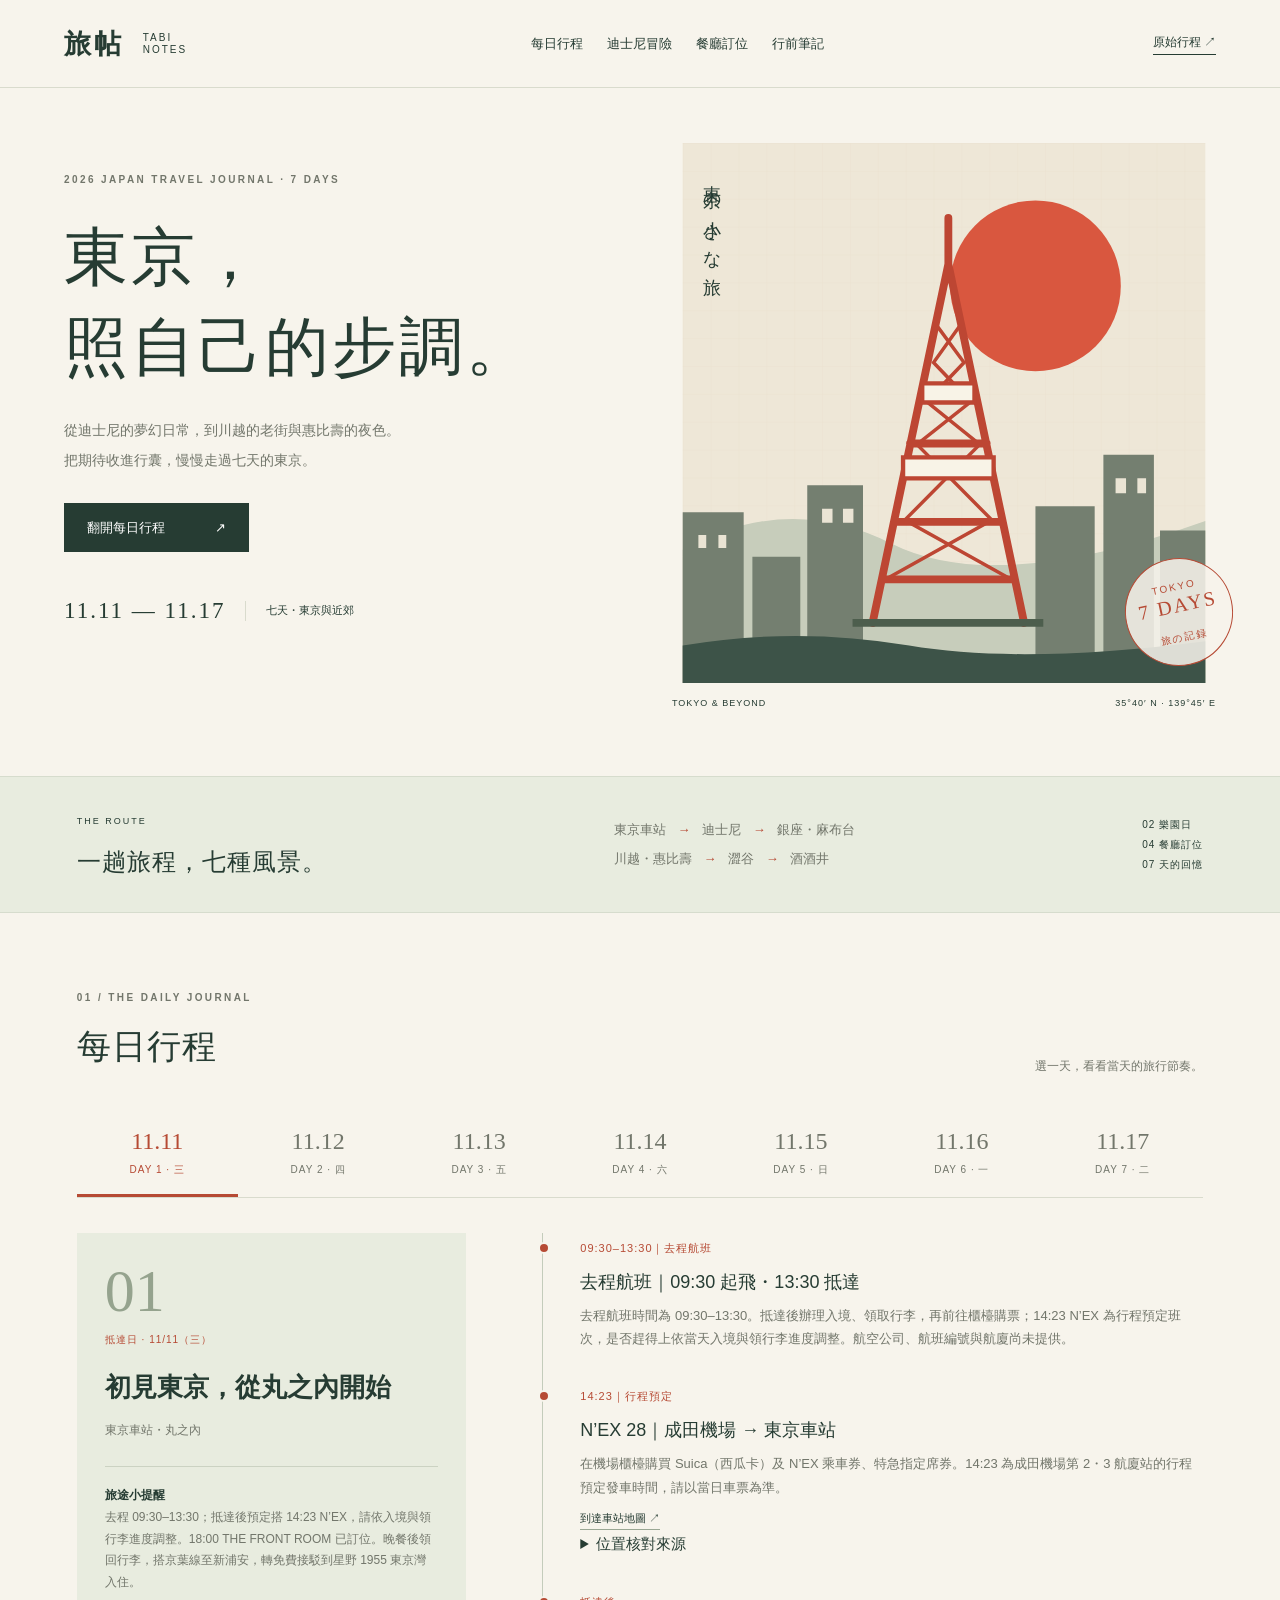
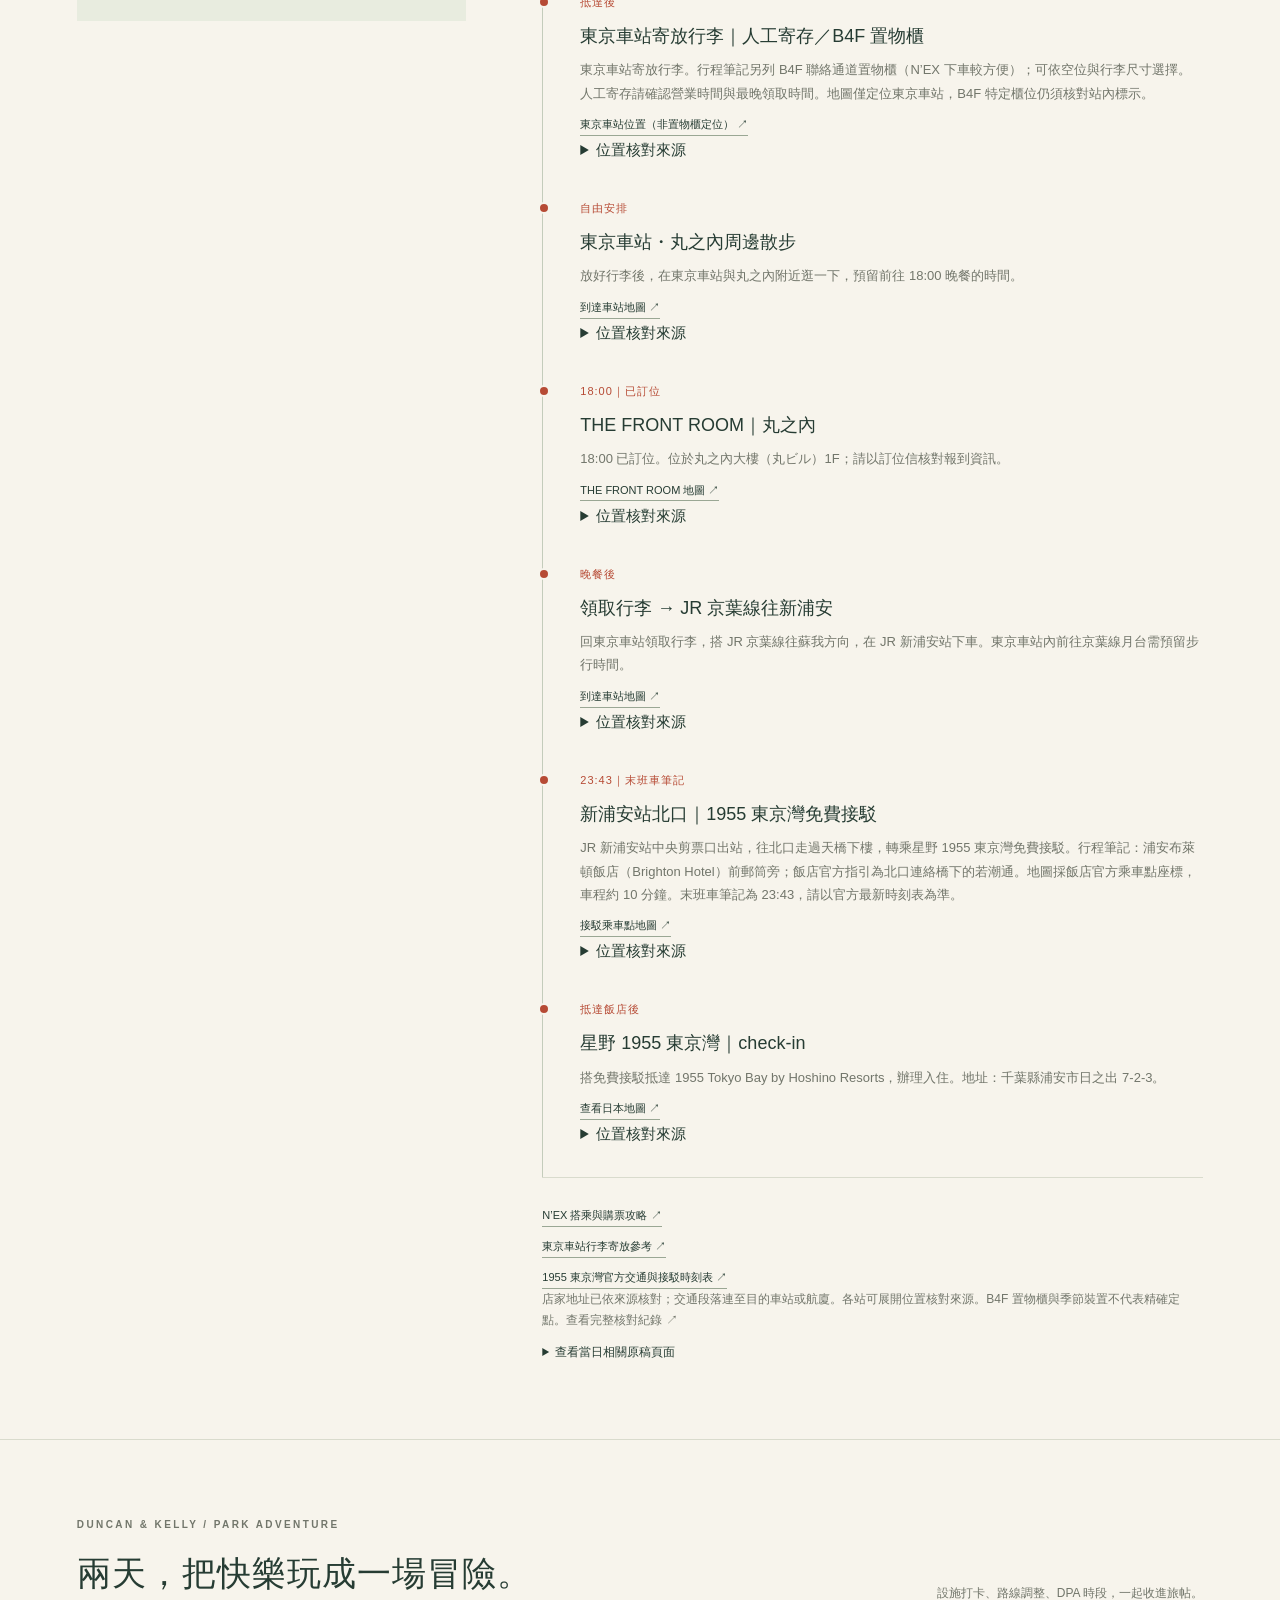
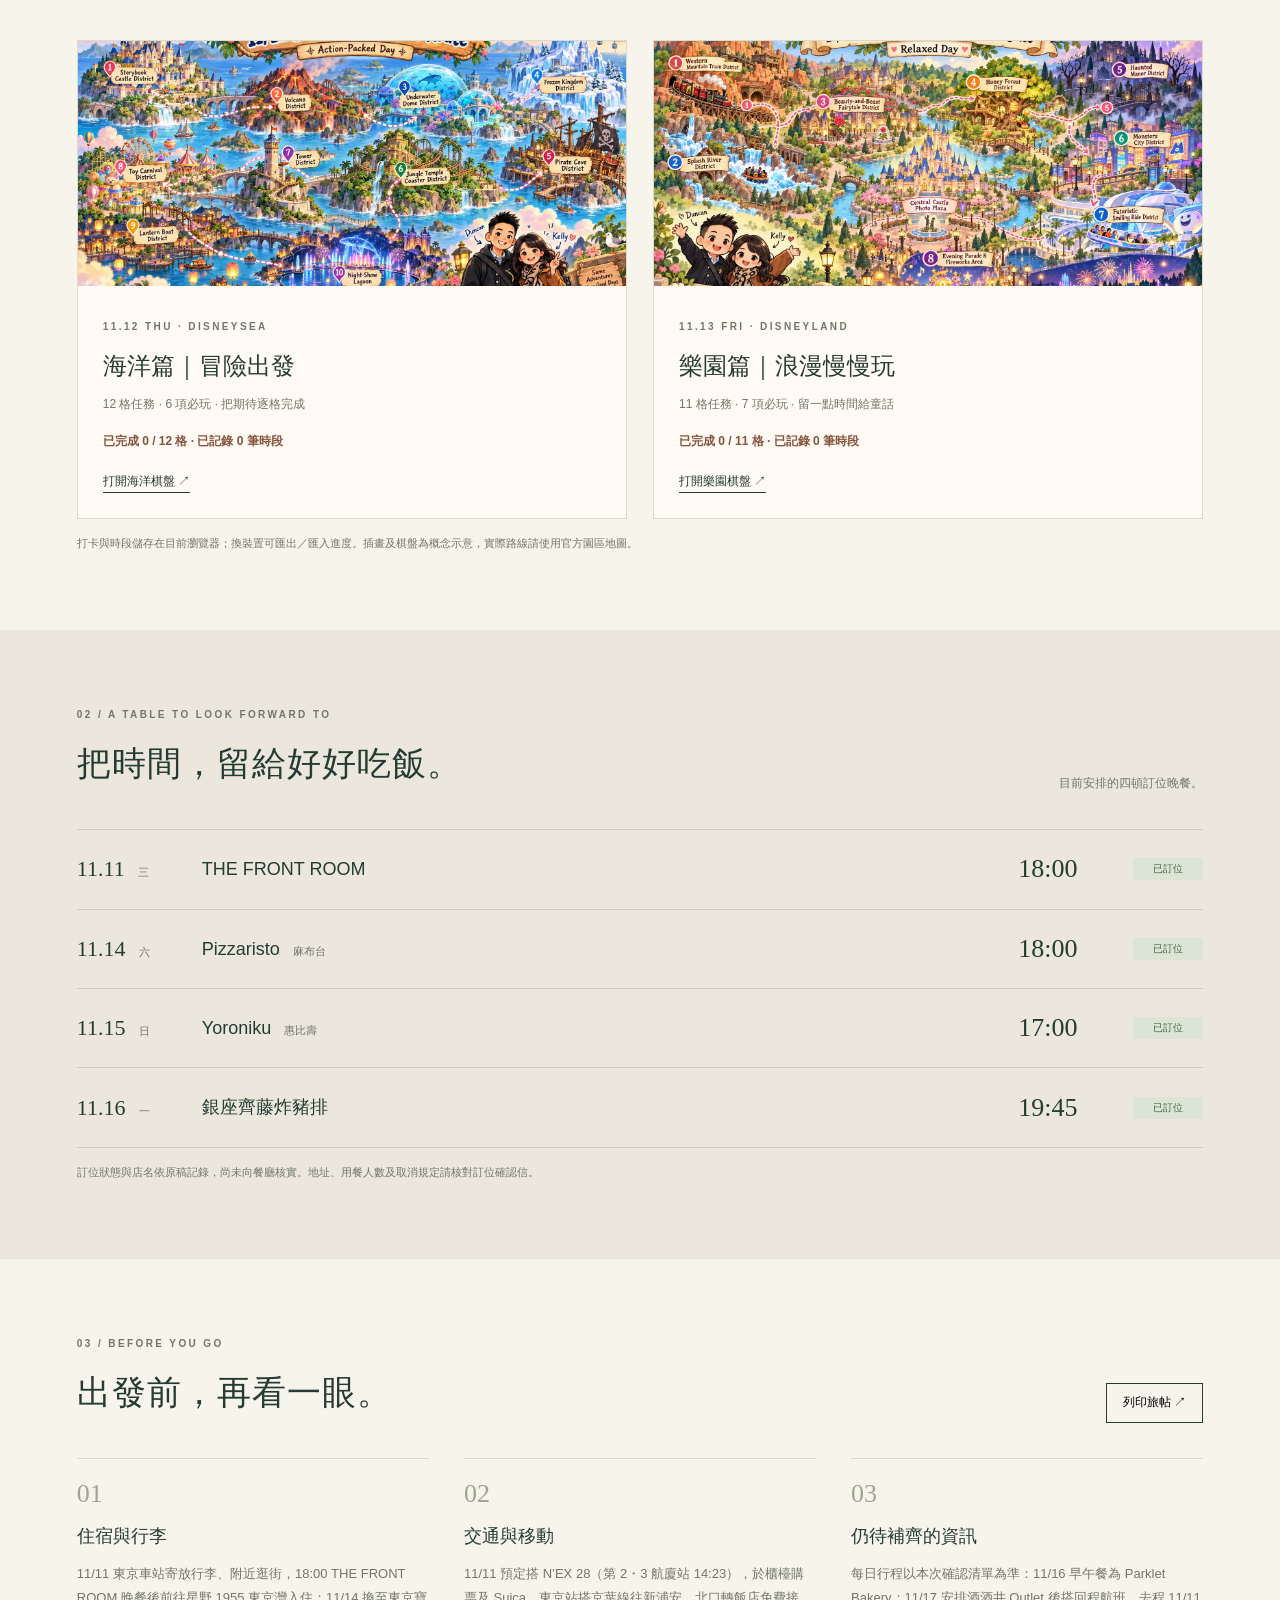
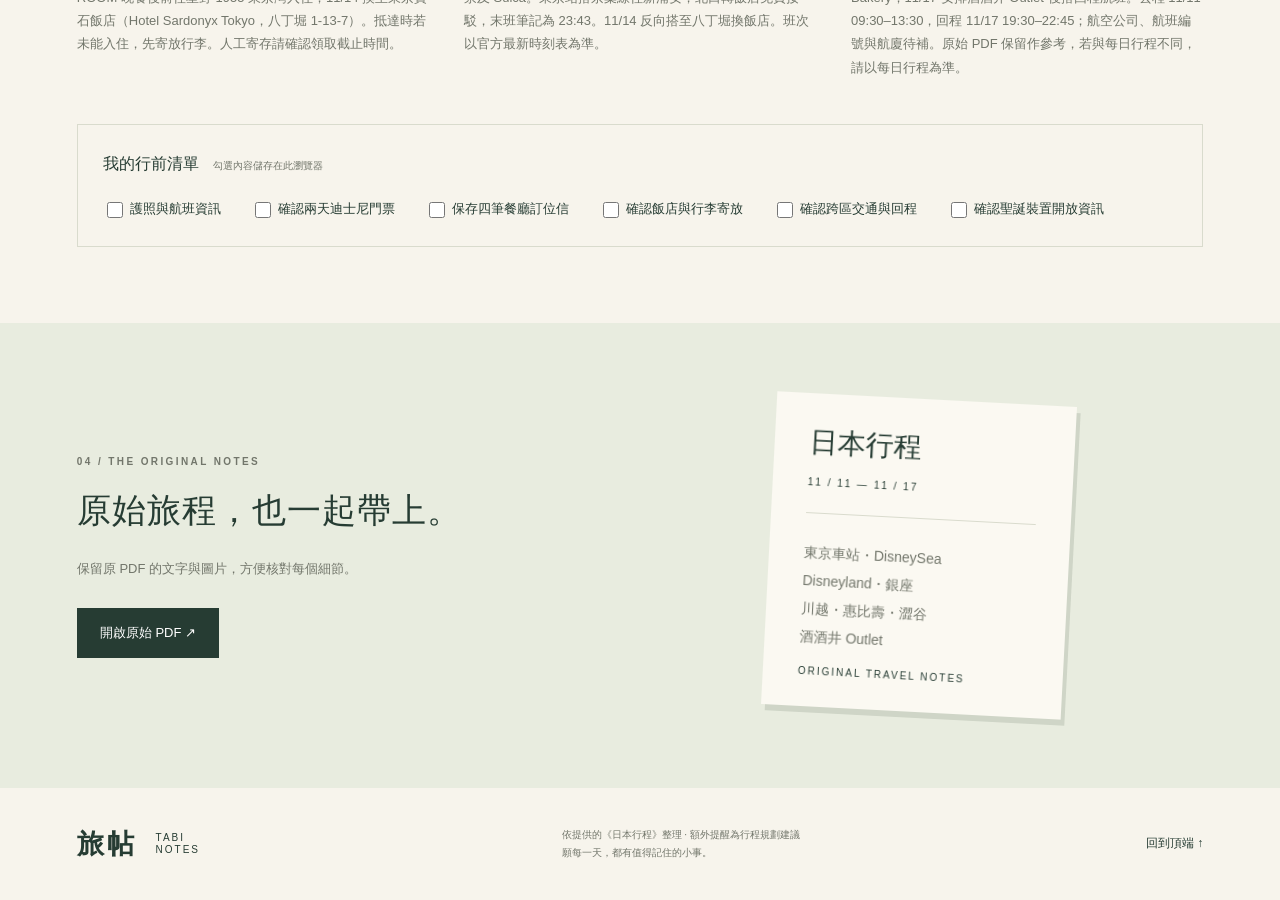
<file: jp_travel-main/tokyo-travel-website/index.html>
<!doctype html><html lang="zh-Hant"><head><meta charset="utf-8"><meta name="viewport" content="width=device-width,initial-scale=1"><meta name="description" content="11/11 至 11/17 東京七日行程：每日路線、餐廳訂位、住宿提醒及原始行程。"><title>東京七日旅帖｜Tokyo, at our own pace.</title><link rel="stylesheet" href="style.css"></head><body>
<header><a class="brand" href="#">旅帖 <small>TABI NOTES</small></a><nav><a href="#journey">每日行程</a><a href="#disney">迪士尼冒險</a><a href="#bookings">餐廳訂位</a><a href="#essentials">行前筆記</a></nav><a class="source" href="itinerary.pdf" target="_blank" rel="noopener">原始行程 ↗</a></header>
<main><section class="hero"><div class="hero-copy"><div class="eyebrow">2026 JAPAN TRAVEL JOURNAL · 7 DAYS</div><h1>東京，<br>照自己的步調。</h1><p>從迪士尼的夢幻日常，到川越的老街與惠比壽的夜色。<br>把期待收進行囊，慢慢走過七天的東京。</p><a class="button" href="#journey">翻開每日行程 <span>↗</span></a><div class="hero-meta"><b>11.11 — 11.17</b><span>七天・東京與近郊</span></div></div><div class="art"><span class="vertical">東京の小さな旅</span><svg viewBox="0 0 600 620" role="img" aria-label="東京鐵塔與城市的原創風景插畫"><defs><pattern id="grid" width="32" height="32" patternUnits="userSpaceOnUse"><path d="M32 0H0V32" fill="none" stroke="#e9dfcc" stroke-width=".6"/></pattern></defs><rect width="600" height="620" fill="#eee7d7"/><rect width="600" height="620" fill="url(#grid)"/><circle cx="405" cy="164" r="98" fill="#d9573f"/><path d="M0 467Q120 400 240 460T600 434V620H0" fill="#c7cdbb"/><g fill="#747f70"><path d="M0 424h70v196H0zM80 475h55v145H80zM143 393h64v227h-64zM405 417h68v203h-68zM483 358h58v262h-58zM548 445h52v175h-52z"/></g><g fill="#eae4d4"><path d="M18 450h9v15h-9zm23 0h9v15h-9zm119-30h12v16h-12zm24 0h12v16h-12zm313-35h12v17h-12zm25 0h10v17h-10z"/></g><g stroke="#bd4633" fill="none" stroke-linecap="round"><path d="M305 86v53m0 0L218 551m87-412 87 412M261 345h88m-106 90h124m-135 66h146" stroke-width="9"/><path d="m292 210 31 42-43 45 61 49-86 87 124 69M318 210l-30 42 43 45-62 49 86 87-124 69" stroke-width="4"/></g><path d="M275 276h60v22h-60zM253 361h104v24H253z" fill="#f8f3e7" stroke="#bd4633" stroke-width="5"/><path d="M195 551h219" stroke="#4d5e4d" stroke-width="9"/><path d="M0 577q130-22 260 0t340-5v48H0" fill="#3d5348"/></svg><span class="art-label">TOKYO & BEYOND <b>35°40′ N · 139°45′ E</b></span><div class="stamp">TOKYO<br><strong>7 DAYS</strong><br>旅の記録</div></div></section>
<section class="overview"><div><small>THE ROUTE</small><h2>一趟旅程，七種風景。</h2></div><p>東京車站 <i>→</i> 迪士尼 <i>→</i> 銀座・麻布台<br>川越・惠比壽 <i>→</i> 澀谷 <i>→</i> 酒酒井</p><span>02 樂園日<br>04 餐廳訂位<br>07 天的回憶</span></section>
<section id="journey" class="section"><div class="section-title"><div><div class="eyebrow">01 / THE DAILY JOURNAL</div><h2>每日行程</h2></div><p>選一天，看看當天的旅行節奏。</p></div><div id="tabs" class="tabs" role="tablist" aria-label="選擇行程日期"></div><div id="daily" role="tabpanel" aria-live="polite"></div></section>
<section id="disney" class="section disney-hub"><div class="section-title"><div><div class="eyebrow">DUNCAN & KELLY / PARK ADVENTURE</div><h2>兩天，把快樂玩成一場冒險。</h2></div><p>設施打卡、路線調整、DPA 時段，一起收進旅帖。</p></div><div class="park-cards"><a class="park-card" href="disney.html?park=sea"><img src="assets/disney/sea-map.webp" alt="迪士尼海洋夢幻冒險插畫" loading="lazy" width="1600" height="900"><div><span class="eyebrow">11.12 THU · DISNEYSEA</span><h3>海洋篇｜冒險出發</h3><p>12 格任務 · 6 項必玩 · 把期待逐格完成</p><p class="park-progress" data-progress="sea">尚未開始冒險</p><span class="park-enter">打開海洋棋盤 ↗</span></div></a><a class="park-card" href="disney.html?park=land"><img src="assets/disney/land-map.webp" alt="迪士尼樂園浪漫冒險插畫" loading="lazy" width="1600" height="900"><div><span class="eyebrow">11.13 FRI · DISNEYLAND</span><h3>樂園篇｜浪漫慢慢玩</h3><p>11 格任務 · 7 項必玩 · 留一點時間給童話</p><p class="park-progress" data-progress="land">尚未開始冒險</p><span class="park-enter">打開樂園棋盤 ↗</span></div></a></div><p class="caption">打卡與時段儲存在目前瀏覽器；換裝置可匯出／匯入進度。插畫及棋盤為概念示意，實際路線請使用官方園區地圖。</p></section>
<section id="bookings" class="section bookings"><div class="section-title"><div><div class="eyebrow">02 / A TABLE TO LOOK FORWARD TO</div><h2>把時間，留給好好吃飯。</h2></div><p>目前安排的四頓訂位晚餐。</p></div><div class="booking-list"><div><span>11.11 <small>三</small></span><h3>THE FRONT ROOM</h3><b>18:00</b><em>已訂位</em></div><div><span>11.14 <small>六</small></span><h3>Pizzaristo <small>麻布台</small></h3><b>18:00</b><em>已訂位</em></div><div><span>11.15 <small>日</small></span><h3>Yoroniku <small>惠比壽</small></h3><b>17:00</b><em>已訂位</em></div><div><span>11.16 <small>一</small></span><h3>銀座齊藤炸豬排</h3><b>19:45</b><em>已訂位</em></div></div><p class="caption">訂位狀態與店名依原稿記錄，尚未向餐廳核實。地址、用餐人數及取消規定請核對訂位確認信。</p></section>
<section id="essentials" class="section"><div class="section-title"><div><div class="eyebrow">03 / BEFORE YOU GO</div><h2>出發前，再看一眼。</h2></div><button id="print" class="outline">列印旅帖 ↗</button></div><div class="notes"><article><span>01</span><h3>住宿與行李</h3><p>11/11 東京車站寄放行李、附近逛街，18:00 THE FRONT ROOM 晚餐後前往星野 1955 東京灣入住；11/14 換至東京寶石飯店（Hotel Sardonyx Tokyo，八丁堀 1-13-7）。抵達時若未能入住，先寄放行李。人工寄存請確認領取截止時間。</p></article><article><span>02</span><h3>交通與移動</h3><p>11/11 預定搭 N’EX 28（第 2・3 航廈站 14:23），於櫃檯購票及 Suica。東京站搭京葉線往新浦安，北口轉飯店免費接駁，末班筆記為 23:43。11/14 反向搭至八丁堀換飯店。班次以官方最新時刻表為準。</p></article><article><span>03</span><h3>仍待補齊的資訊</h3><p>每日行程以本次確認清單為準：11/16 早午餐為 Parklet Bakery；11/17 安排酒酒井 Outlet 後搭回程航班。去程 11/11 09:30–13:30，回程 11/17 19:30–22:45；航空公司、航班編號與航廈待補。原始 PDF 保留作參考，若與每日行程不同，請以每日行程為準。</p></article></div><div class="checklist"><h3>我的行前清單 <small>勾選內容儲存在此瀏覽器</small></h3><div id="checks"></div><p id="storage-note" hidden>此瀏覽器無法儲存，勾選僅在本次開啟期間保留。</p></div></section>
<section class="document section"><div><div class="eyebrow">04 / THE ORIGINAL NOTES</div><h2>原始旅程，也一起帶上。</h2><p>保留原 PDF 的文字與圖片，方便核對每個細節。</p><a class="button" href="itinerary.pdf" target="_blank" rel="noopener">開啟原始 PDF ↗</a></div><div class="paper">日本行程<br><span>11 / 11 — 11 / 17</span><hr><p>東京車站・DisneySea<br>Disneyland・銀座<br>川越・惠比壽・澀谷<br>酒酒井 Outlet</p><small>ORIGINAL TRAVEL NOTES</small></div></section></main><footer><a class="brand" href="#">旅帖 <small>TABI NOTES</small></a><p>依提供的《日本行程》整理 · 額外提醒為行程規劃建議<br>願每一天，都有值得記住的小事。</p><a href="#">回到頂端 ↑</a></footer><script src="data.js"></script><script src="app.js"></script></body></html>
</file>
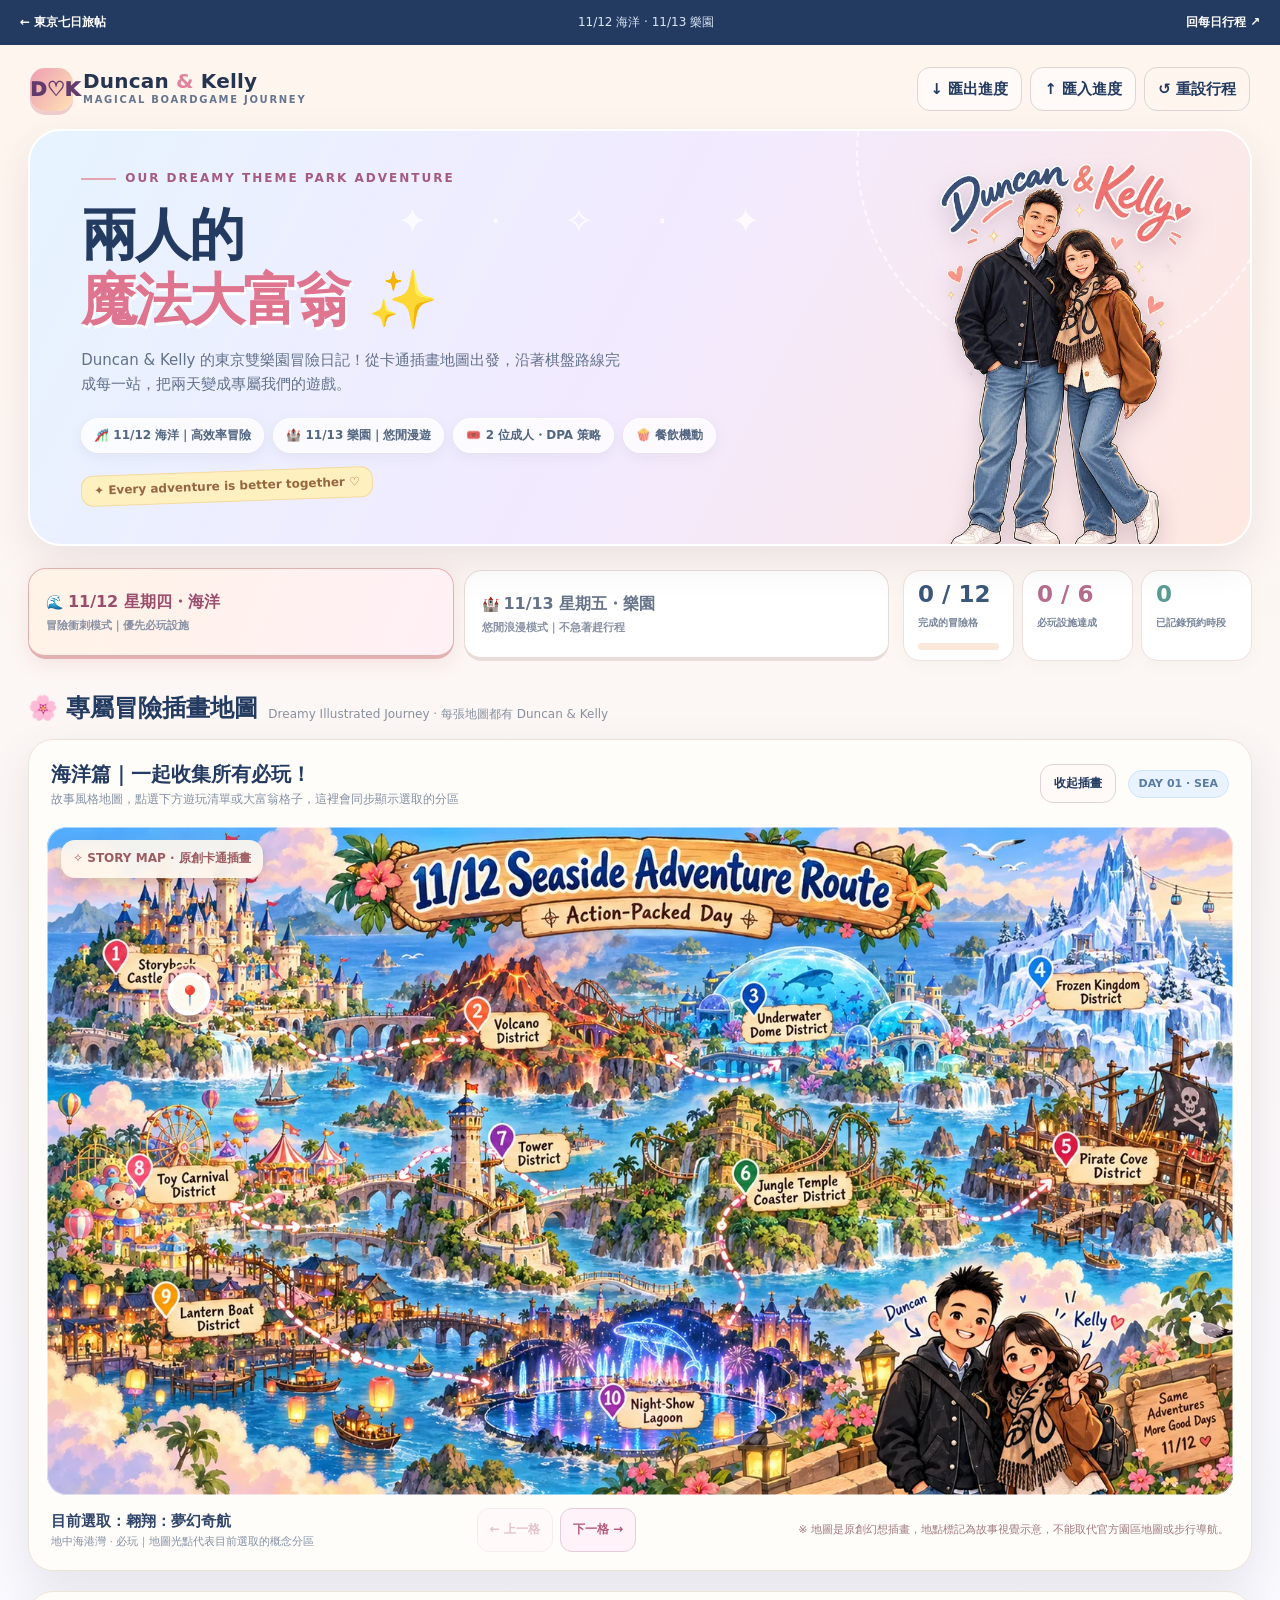
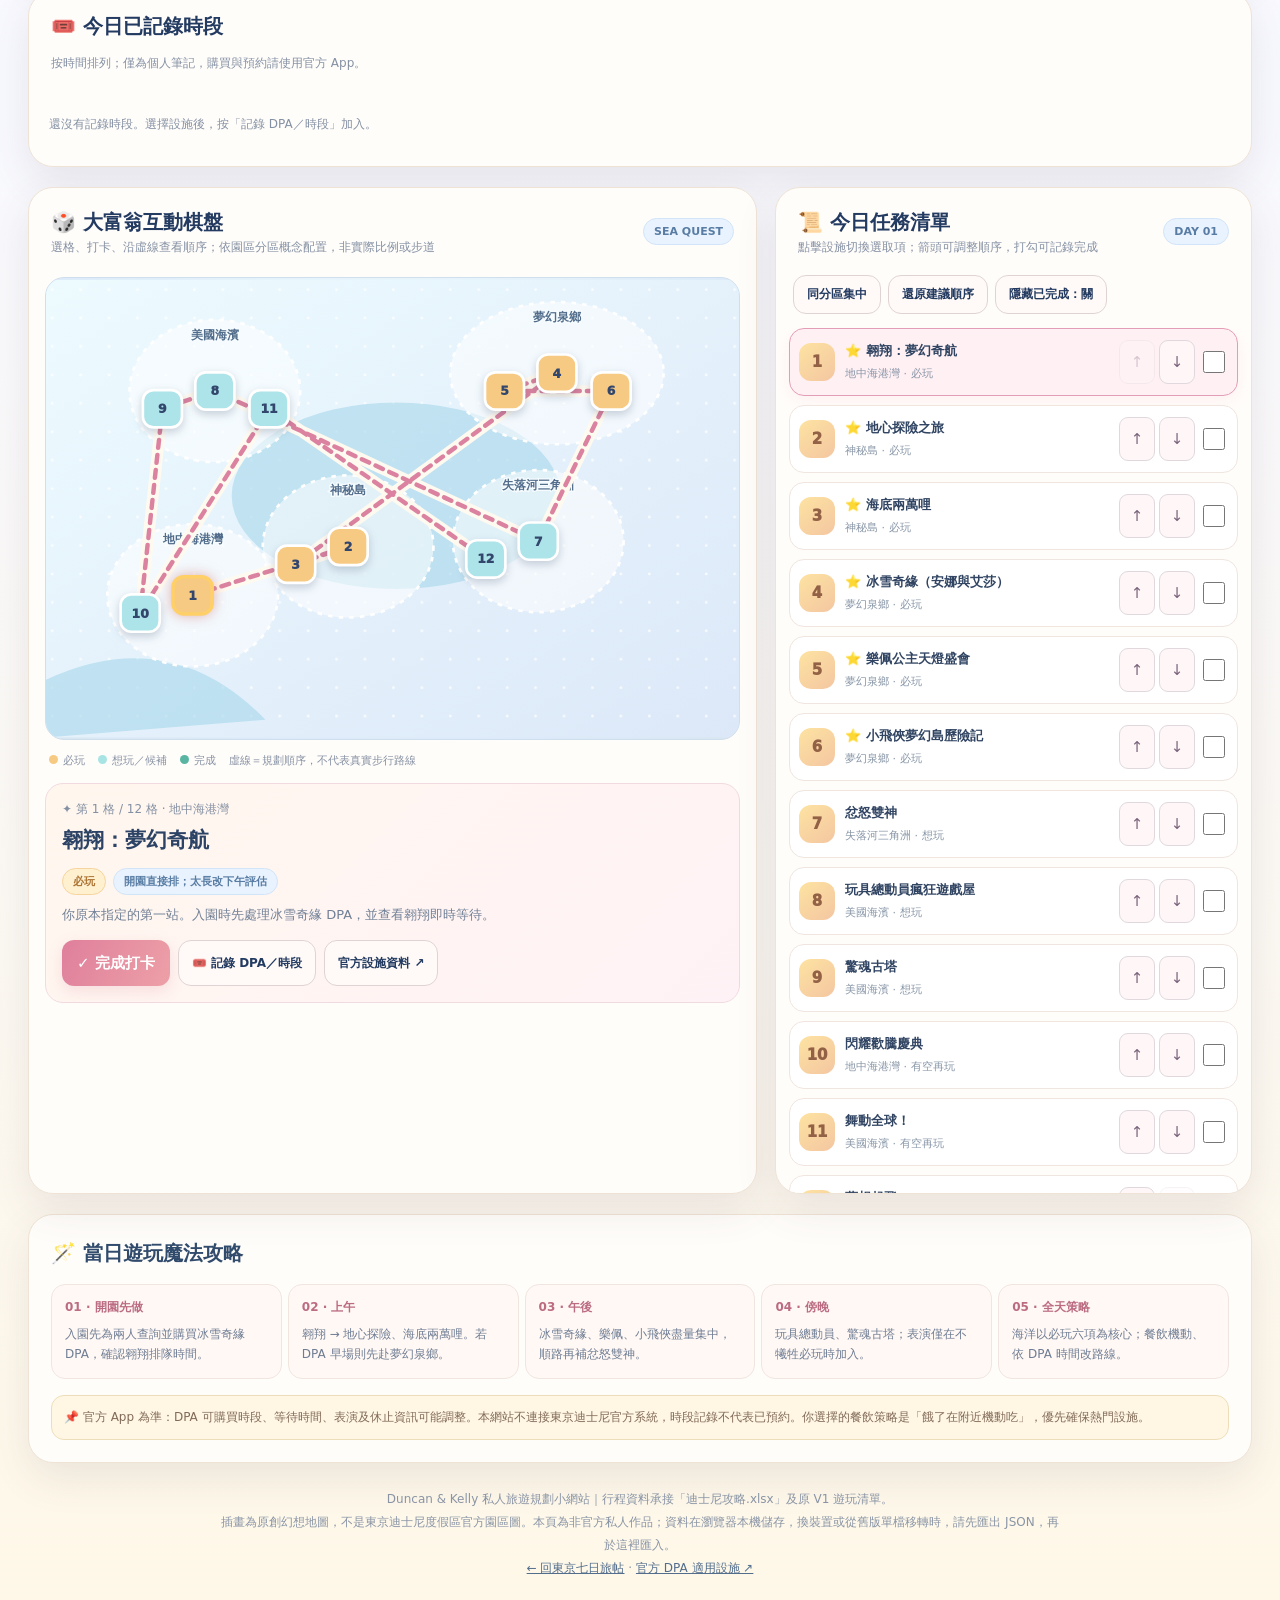
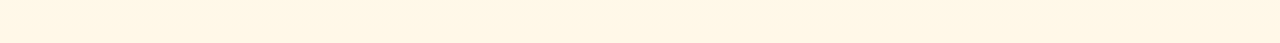
<file: jp_travel-main/tokyo-travel-website/disney.html>
<!doctype html>
<html lang="zh-Hant"><head><meta charset="utf-8"><meta name="viewport" content="width=device-width,initial-scale=1">
<meta name="theme-color" content="#fff7ec"><meta name="description" content="Duncan & Kelly 的東京迪士尼雙園大富翁攻略：故事插畫地圖、設施打卡與 DPA 時段管理。">
<title>Duncan & Kelly ✨ 魔法大富翁｜東京迪士尼雙園冒險</title>
<link rel="stylesheet" href="disney.css"></head>
<body><a class="skip" href="#boardSection">跳至互動棋盤</a><nav class="tripNav" aria-label="旅帖導覽"><a href="index.html#disney">← 東京七日旅帖</a><span>11/12 海洋 · 11/13 樂園</span><a id="backDay" href="index.html?day=1#journey">回每日行程 ↗</a></nav><main class="shell">
<header class="topbar"><a class="logo" href="#top"><div class="logoMark">D♡K</div><div><div class="logoTitle">Duncan <span style="color:#df839b">&</span> Kelly</div><div class="logoSub">MAGICAL BOARDGAME JOURNEY</div></div></a><div class="topActions"><button class="control" id="export">↓ 匯出進度</button><button class="control" id="import">↑ 匯入進度</button><input type="file" id="fileInput" accept="application/json,.json" hidden><button class="control ghost" id="reset">↺ 重設行程</button></div></header>
<section class="hero" id="top"><div class="heroContent"><div class="eyebrow"><i></i>OUR DREAMY THEME PARK ADVENTURE</div><h1 class="heroTitle">兩人的<br><em>魔法大富翁</em> ✨</h1><p class="heroText">Duncan & Kelly 的東京雙樂園冒險日記！從卡通插畫地圖出發，沿著棋盤路線完成每一站，把兩天變成專屬我們的遊戲。</p><div class="heroPills"><span class="heroPill">🎢 11/12 海洋｜高效率冒險</span><span class="heroPill">🏰 11/13 樂園｜悠閒漫遊</span><span class="heroPill">🎟️ 2 位成人・DPA 策略</span><span class="heroPill">🍿 餐飲機動</span></div><p style="margin:18px 0 0"><span class="ribbon">✦ Every adventure is better together ♡</span></p></div><img class="heroArt" id="heroArt" width="580" height="725" src="assets/disney/couple.webp" alt="根據合照創作的 Duncan 與 Kelly 可愛卡通人物，站在一起微笑"></section>
<p id="storageWarning" class="warnings" role="status" hidden>目前無法在此瀏覽器儲存進度，請用「匯出進度」保存，避免關閉後遺失。</p><section class="parkBar" aria-label="選擇遊玩日期"><div class="tabs" role="tablist" aria-label="選擇園區"><button class="tab active" data-park="sea" role="tab" id="park-sea" aria-selected="true" aria-controls="parkContent">🌊 <strong>11/12 星期四・海洋</strong><span>冒險衝刺模式｜優先必玩設施</span></button><button class="tab" data-park="land" role="tab" id="park-land" aria-selected="false" aria-controls="parkContent" tabindex="-1">🏰 <strong>11/13 星期五・樂園</strong><span>悠閒浪漫模式｜不急著趕行程</span></button></div><div class="quickStats"><div class="stat"><strong id="progressText">0 / 12</strong><span>完成的冒險格</span><div class="progressBar"><div class="progressFill" id="progressFill"></div></div></div><div class="stat"><strong id="mustText">0 / 6</strong><span>必玩設施達成</span></div><div class="stat"><strong id="dpaText">0</strong><span>已記錄預約時段</span></div></div></section>
<div id="parkContent" role="tabpanel" aria-labelledby="park-sea"><div class="sectionTitle"><h2>🌸 專屬冒險插畫地圖</h2><p>Dreamy Illustrated Journey · 每張地圖都有 Duncan & Kelly</p></div>
<section class="card mapArtCard"><div class="cardHead"><div><h2 id="posterTitle">海洋篇｜冒險出發！</h2><div class="small">故事風格地圖，點選下方遊玩清單或大富翁格子，這裡會同步顯示選取的分區</div></div><button class="outline posterToggle" id="posterToggle" aria-expanded="true" aria-controls="posterCanvas">收起插畫</button><span class="tag" id="posterMode">DAY 01 · SEA</span></div>
<div class="artCanvas" id="posterCanvas"><img id="posterImage" width="1600" height="900" decoding="async" src="assets/disney/sea-map.webp" alt="海洋冒險的夢幻卡通園區插畫地圖；僅供故事視覺展示，非官方比例地圖"><button id="activeBeacon" class="activeBeacon" style="left:36%;top:24%" aria-label="目前選擇的遊玩分區" title="目前選擇的遊玩分區">📍</button><div class="mapBadge">✧ STORY MAP · 原創卡通插畫</div></div>
<div class="mapCaption"><div><strong id="posterCurrent">目前選取：翱翔：夢幻奇航</strong><small id="posterZone">地中海港灣｜點地圖光點可前往大富翁棋盤</small></div><div class="captionNav"><button class="miniBtn" id="prevStop">← 上一格</button><button class="miniBtn" id="nextStop">下一格 →</button></div><div class="captionHelp">※ 地圖是原創幻想插畫，地點標記為故事視覺示意，不能取代官方園區地圖或步行導航。</div></div></section>
<section class="card reservationPanel" aria-labelledby="reservationTitle"><div class="cardHead"><div><h2 id="reservationTitle">🎟️ 今日已記錄時段</h2><p class="small">按時間排列；僅為個人筆記，購買與預約請使用官方 App。</p></div></div><div id="reservations" class="reservationList"></div></section><section class="layout"><section class="card boardPanel" id="boardSection"><div class="cardHead"><div><h2>🎲 大富翁互動棋盤</h2><div class="small">選格、打卡、沿虛線查看順序；依園區分區概念配置，非實際比例或步道</div></div><span class="tag" id="mapMode">SEA QUEST</span></div><div class="mapWrap"><svg id="map" class="map" viewBox="0 0 780 515" role="group" aria-label="可點擊的遊玩設施大富翁棋盤與路線"></svg><div class="mapLegend"><span><i class="dot" style="background:#f7ca84"></i>必玩</span><span><i class="dot" style="background:#a9e4e4"></i>想玩／候補</span><span><i class="dot" style="background:#59b5a2"></i>完成</span><span>虛線＝規劃順序，不代表真實步行路線</span></div></div><div class="focus" id="focus"></div></section>
<section class="card listPanel"><div class="cardHead"><div><h2>📜 今日任務清單</h2><div class="small">點擊設施切換選取項；箭頭可調整順序，打勾可記錄完成</div></div><span class="tag" id="dayLabel">DAY 01</span></div><div class="toolbar"><button class="outline" id="sortZone">同分區集中</button><button class="outline" id="sortOriginal">還原建議順序</button><button class="outline" id="hideCompleted">隱藏已完成：關</button></div><div class="checklist" id="list"></div></section></section>
<section class="card summary"><h2>🪄 當日遊玩魔法攻略</h2><div class="timeline" id="strategy"></div><div class="tip">📌 官方 App 為準：DPA 可購買時段、等待時間、表演及休止資訊可能調整。本網站不連接東京迪士尼官方系統，時段記錄不代表已預約。你選擇的餐飲策略是「餓了在附近機動吃」，優先確保熱門設施。</div></section>
</div><div class="footer">Duncan & Kelly 私人旅遊規劃小網站｜行程資料承接「迪士尼攻略.xlsx」及原 V1 遊玩清單。<br>插畫為原創幻想地圖，不是東京迪士尼度假區官方園區圖。本頁為非官方私人作品；資料在瀏覽器本機儲存，換裝置或從舊版單檔移轉時，請先匯出 JSON，再於這裡匯入。<br><a href="index.html#disney">← 回東京七日旅帖</a> · <a href="https://www.tokyodisneyresort.jp/tdr/guide/app_service/disneypremieraccess.html" target="_blank" rel="noopener">官方 DPA 適用設施 ↗</a></div>
</main><div class="modal" id="modal" aria-hidden="true" role="dialog" aria-modal="true" aria-labelledby="modalTitle" inert><form class="dialog" id="dpaForm"><h3 id="modalTitle">🎟️ 記錄 DPA／預約時段</h3><p class="small" id="modalName"></p><p id="formError" class="formError" role="alert" hidden></p><label class="field">入場時段開始<input id="dpaStart" type="time" required></label><label class="field">入場時段結束<input id="dpaEnd" type="time" required></label><label class="field">通行方式<select id="passType"><option value="DPA">DPA 付費快速通關</option><option value="PP">Priority Pass／免費優先入場</option><option value="Entry">報名體驗／表演預約</option><option value="Standby">一般排隊</option></select></label><div class="dialogActions"><button type="button" class="outline" id="removeDpa">清除時段</button><button type="button" class="outline" id="closeModal">取消</button><button class="primary" type="submit">保存記錄</button></div></form></div><div class="toast" id="toast" role="status" aria-live="polite"></div>
<script src="disney.js"></script></body></html>
</file>
<file: jp_travel-main/tokyo-travel-website/style.css>
:root{--paper:#f7f4ec;--ink:#263c33;--muted:#72766b;--red:#b64a34;--line:#d9dbcd}*{box-sizing:border-box}html{scroll-behavior:smooth;scroll-padding-top:90px}body{margin:0;background:var(--paper);color:var(--ink);font:15px/1.8 -apple-system,BlinkMacSystemFont,'PingFang TC','Microsoft JhengHei',sans-serif}a{color:inherit;text-decoration:none}button{font:inherit;cursor:pointer}header{height:88px;display:flex;align-items:center;justify-content:space-between;border-bottom:1px solid var(--line);padding:0 5vw}.brand{font:600 27px Georgia,serif;letter-spacing:3px}.brand small{display:inline-block;font:10px/1.2 sans-serif;letter-spacing:2px;margin-left:9px;max-width:60px}nav{display:flex;gap:34px;font-size:13px}.source{font-size:12px;border-bottom:1px solid}.hero{max-width:1440px;margin:auto;display:grid;grid-template-columns:1fr 1fr;padding:55px 5vw 65px;gap:5vw}.hero-copy{padding:28px 0}.eyebrow{font-size:10px;letter-spacing:2.4px;font-weight:600;color:var(--muted)}h1,h2,h3,p{margin:0}h1{font-family:'Songti TC','Noto Serif TC',serif;font-size:clamp(44px,5vw,76px);line-height:1.4;font-weight:500;letter-spacing:3px;margin:24px 0}p{color:var(--muted)}.hero p{font-size:14px;line-height:2.1}.button{display:inline-flex;gap:50px;align-items:center;background:var(--ink);color:#fff;padding:13px 23px;font-size:13px;margin-top:28px}.button:hover{background:var(--red)}.hero-meta{display:flex;align-items:center;gap:20px;margin-top:46px}.hero-meta b{font:23px Georgia,serif;letter-spacing:2px}.hero-meta span{font-size:11px;border-left:1px solid var(--line);padding-left:20px}.art{position:relative;align-self:center;max-width:600px}.art svg{display:block;width:100%;max-height:540px}.vertical{position:absolute;top:28px;left:28px;writing-mode:vertical-rl;letter-spacing:5px;font:18px 'Songti TC',serif}.art-label{display:flex;justify-content:space-between;font-size:9px;letter-spacing:1px;margin-top:12px}.art-label b{font-weight:400}.stamp{position:absolute;bottom:45px;right:-17px;width:108px;height:108px;border:1px solid var(--red);border-radius:50%;color:var(--red);display:flex;flex-direction:column;justify-content:center;align-items:center;line-height:1.4;transform:rotate(-12deg);background:#f7f4ecdc;font-size:10px;letter-spacing:2px}.stamp strong{font:20px Georgia}.overview{background:#e8ecdf;border-top:1px solid #d6dccd;border-bottom:1px solid #d6dccd;padding:28px 6vw;display:flex;align-items:center;justify-content:space-between;gap:30px}.overview small{letter-spacing:2px;font-size:9px}.overview h2{font-family:'Songti TC',serif;font-size:24px;font-weight:500}.overview p{font-size:13px;line-height:2.2}.overview i{font-style:normal;color:var(--red);margin:0 8px}.overview>span{font-size:10px;line-height:2;letter-spacing:1px}.section{padding:76px 6vw;max-width:1440px;margin:auto}.section-title{display:flex;align-items:flex-end;justify-content:space-between;gap:20px;margin-bottom:35px}h2{font-family:'Songti TC',serif;font-size:34px;font-weight:500;letter-spacing:1px;margin-top:9px}.section-title>p{font-size:12px}.tabs{display:grid;grid-template-columns:repeat(7,1fr);border-bottom:1px solid var(--line);margin-bottom:35px}.tabs button{background:none;border:0;border-bottom:3px solid transparent;padding:15px 6px;color:var(--muted);text-align:center}.tabs button.active{color:var(--red);border-color:var(--red)}.tabs b{display:block;font:24px Georgia}.tabs small{display:block;font-size:10px;letter-spacing:1px;margin-top:6px}.day-layout{display:grid;grid-template-columns:1fr 1.7fr;gap:6vw}.day-heading{background:#e8ecdf;padding:28px;align-self:start;position:sticky;top:20px}.day-heading .num{font:60px/1 Georgia;color:#95a38e}.day-heading h3{font-family:'Songti TC',serif;font-size:26px;line-height:1.55;margin:19px 0 12px}.day-heading p{font-size:12px}.tag{font-size:10px;letter-spacing:1px;color:var(--red);display:block;margin-top:10px}.day-note{margin-top:25px;padding-top:18px;border-top:1px solid #cbd2c2;font-size:12px}.timeline{padding:0 0 0 22px;border-left:1px solid #c4ccbb}.stop{position:relative;padding:0 0 30px 15px}.stop:before{content:'';position:absolute;left:-27px;top:9px;width:8px;height:8px;border-radius:50%;background:var(--red);border:2px solid var(--paper)}.time{font-size:11px;color:var(--red);letter-spacing:1px}.stop h4{font-size:18px;font-weight:500;margin:6px 0}.stop p{font-size:13px}.map{display:inline-block;font-size:11px;margin-top:10px;border-bottom:1px solid #9aa794}.ref{border-top:1px solid var(--line);padding-top:18px;font-size:12px}.ref details{margin-top:10px}.ref img{width:100%;display:block;margin-top:12px;border:1px solid var(--line)}.bookings{background:#ebe7dc;max-width:none}.booking-list>div{display:grid;grid-template-columns:110px 1fr 100px 70px;align-items:center;gap:15px;padding:23px 0;border-top:1px solid #cdcfc2}.booking-list>div:last-child{border-bottom:1px solid #cdcfc2}.booking-list span{font:22px Georgia}.booking-list small{font:11px sans-serif;color:var(--muted);margin-left:8px}.booking-list h3{font-size:18px;font-weight:500}.booking-list b{font:26px Georgia}.booking-list em{font-style:normal;font-size:10px;background:#dce5d5;color:#47613f;text-align:center;padding:2px 7px}.caption{font-size:11px;margin-top:15px}.outline{border:1px solid var(--ink);background:none;padding:8px 16px;font-size:12px}.notes{display:grid;grid-template-columns:repeat(3,1fr);gap:35px}.notes article{border-top:1px solid var(--line);padding-top:20px}.notes article>span{font:26px Georgia;color:#9ca58f}.notes h3{font-size:18px;font-weight:500;margin:10px 0}.notes p{font-size:13px}.checklist{margin-top:45px;border:1px solid var(--line);padding:25px}.checklist h3{font-size:16px;font-weight:500}.checklist small{font-size:10px;color:var(--muted);margin-left:10px}#checks{display:flex;flex-wrap:wrap;gap:16px 30px;margin-top:18px}#checks label{font-size:13px;cursor:pointer}input{accent-color:var(--ink);width:16px;height:16px;vertical-align:middle;margin-right:7px}.document{background:#e8ecdf;display:grid;grid-template-columns:1.5fr 1fr;gap:40px;align-items:center}.document p{font-size:13px;margin-top:16px}.paper{background:#fbf9f2;box-shadow:4px 6px 0 #cfd5c7;transform:rotate(3deg);max-width:300px;padding:30px 35px;font:28px 'Songti TC',serif}.paper>span,.paper small{font:10px sans-serif;letter-spacing:2px;display:block;margin-top:15px}.paper p{line-height:2;font:14px/2 sans-serif}.paper hr{border:0;border-top:1px solid var(--line);margin:25px 0}footer{padding:38px 6vw;display:flex;align-items:center;justify-content:space-between;gap:25px}footer p{font-size:10px}footer>a:last-child{font-size:12px}a:focus-visible,button:focus-visible,input:focus-visible{outline:3px solid #d28e61;outline-offset:4px}@media(max-width:760px){header{padding:0 6vw;height:75px}nav{gap:16px;font-size:11px}.source{display:none}.brand{font-size:23px}.brand small{display:none}.hero{grid-template-columns:1fr;padding-top:25px}.hero-copy{padding-top:12px}h1{font-size:48px}.hero-meta{margin-top:28px}.art{width:100%;padding-right:12px}.art svg{max-height:400px}.overview{flex-direction:column;align-items:flex-start;gap:15px}.overview>span{display:none}.section{padding:48px 6vw}.section-title{align-items:flex-start;flex-direction:column;gap:12px}h2{font-size:28px}.tabs b{font-size:18px}.tabs small{font-size:9px}.tabs button{padding:10px 0}.day-layout{grid-template-columns:1fr;gap:30px}.day-heading{position:static}.day-heading .num{font-size:40px}.day-heading h3{font-size:24px}.booking-list>div{grid-template-columns:65px 1fr 65px;gap:10px}.booking-list em{grid-column:2;width:65px}.booking-list h3{font-size:14px}.booking-list h3 small{display:block;margin:0}.booking-list span{font-size:19px}.booking-list b{font-size:23px}.notes{grid-template-columns:1fr;gap:25px}.checklist small{display:block;margin:6px 0}#checks{display:grid;gap:14px}.document{grid-template-columns:1fr}.paper{margin:10px auto;width:90%}footer{flex-direction:column;align-items:flex-start}.hero p br{display:none}}@media print{header,nav,.tabs,.art,.button,#print,.map,footer,.checklist{display:none}body{background:white}.hero{display:block;padding:20px}.section{padding:20px}.day-layout{display:block;break-inside:avoid}.day-heading{position:static}.print-day{margin-bottom:35px}.notes{display:block}.document{display:none}h1{font-size:30px}.overview{padding:20px}}

.disney-hub{border-top:1px solid var(--line)}.park-cards{display:grid;grid-template-columns:1fr 1fr;gap:26px}.park-card{display:block;background:#fffaf3;border:1px solid #d9dbcd;overflow:hidden;transition:box-shadow .2s,transform .2s}.park-card:hover{transform:translateY(-3px);box-shadow:0 12px 30px #263c3314}.park-card img{width:100%;height:245px;object-fit:cover;display:block}.park-card>div{padding:25px}.park-card h3{font:24px/1.5 'Songti TC',serif;margin:10px 0}.park-card p{font-size:12px}.park-progress{margin-top:16px;color:#85533e;font-weight:600}.park-enter{display:inline-block;font-size:12px;border-bottom:1px solid var(--ink);margin-top:18px}.day-park{padding:23px;background:#f3e8df;border:1px solid #e0cec0;margin-bottom:30px}.day-park h4{font-size:20px;font-weight:500;margin:10px 0}.day-park p{font-size:12px}.day-park .button{margin-top:15px;gap:15px}nav{gap:24px}
@media(max-width:760px){nav{gap:11px;font-size:10px}.park-cards{grid-template-columns:1fr}.park-card img{height:210px}.park-card>div{padding:20px}.park-card h3{font-size:22px}.day-park{padding:19px}}
@media print{.disney-hub,.day-park{display:none!important}}
</file>
<file: jp_travel-main/tokyo-travel-website/disney.css>
:root{--navy:#233a61;--deep:#1b2d4c;--ink:#253550;--muted:#64758f;--rose:#e67990;--pink:#ffe5ea;--cream:#fff9ef;--gold:#f7c96c;--mint:#65bbaa;--blue:#70a5d8;--line:#e9decb;--shadow:0 15px 42px rgba(82,64,78,.11)}
*{box-sizing:border-box}html{scroll-behavior:smooth}body{margin:0;background:linear-gradient(180deg,#fff5ed 0,#f8f9ff 52%,#fff8e8 100%);color:var(--ink);font:15px/1.6 ui-sans-serif,system-ui,-apple-system,"Noto Sans TC","PingFang TC",sans-serif}button,input,select{font:inherit}button{cursor:pointer}button:focus-visible,input:focus-visible,select:focus-visible,.marker:focus-visible{outline:3px solid #e9949f;outline-offset:3px}button:disabled{opacity:.35;cursor:default}a{color:inherit}.shell{width:min(1460px,100%);padding:0 28px 64px;margin:auto}.topbar{display:flex;gap:14px;align-items:center;justify-content:space-between;padding:22px 2px 18px}.logo{display:flex;gap:10px;align-items:center;text-decoration:none}.logoMark{display:grid;place-items:center;width:43px;height:43px;border-radius:15px;background:linear-gradient(125deg,#ed9eb2,#ffe2b5);font-weight:1000;font-size:20px;color:#623b6d;box-shadow:0 4px 0 #efcccd}.logoTitle{font-size:20px;font-weight:900;line-height:1.05;letter-spacing:.2px}.logoSub{font-size:10px;color:var(--muted);font-weight:750;letter-spacing:1.7px}.topActions{display:flex;gap:8px;flex-wrap:wrap;justify-content:flex-end}.control,.outline{border:1px solid #dfd4d3;border-radius:13px;background:#fffaf7;color:var(--navy);padding:9px 13px;font-weight:750;transition:transform .15s,background .15s,box-shadow .15s}.control:hover,.outline:hover{background:#fff1e1;box-shadow:0 3px 11px #ad7f7a23;transform:translateY(-1px)}.ghost{background:transparent}.hero{position:relative;min-height:340px;display:grid;grid-template-columns:1fr minmax(200px,390px);align-items:center;isolation:isolate;overflow:hidden;border-radius:33px;background:linear-gradient(117deg,#e6f3ff 0%,#f2eaff 50%,#ffe8e0 100%);border:2px solid #fff;box-shadow:var(--shadow)}.hero:before{content:"";position:absolute;width:420px;height:420px;border:2px dashed #ffffffa8;border-radius:50%;right:-30px;top:-190px;transform:rotate(20deg);z-index:-1}.hero:after{content:"✦  ·  ✧  ·  ✦";position:absolute;top:15%;right:38%;color:#fff;font-size:35px;letter-spacing:26px;opacity:.8;pointer-events:none}.heroContent{padding:38px 18px 42px clamp(24px,4vw,65px);max-width:795px;z-index:1}.eyebrow{font-size:12px;font-weight:900;letter-spacing:2px;color:#a55a80;display:flex;align-items:center;gap:9px}.eyebrow i{width:35px;height:2px;background:#e3a3b0}.heroTitle{font-weight:950;font-size:clamp(38px,4.4vw,66px);line-height:1.15;letter-spacing:-2.2px;margin:15px 0;color:var(--navy)}.heroTitle em{color:#df748f;font-style:normal;text-shadow:2px 3px 0 #ffffff}.heroText{font-size:15px;color:#62718b;max-width:540px;margin:0 0 22px}.heroPills{display:flex;gap:9px;flex-wrap:wrap}.heroPill{background:#ffffffc9;border:1px solid #fff;border-radius:50px;padding:7px 12px;color:#526681;font-weight:800;font-size:12px;box-shadow:0 4px 12px #9795a522}.heroArt{position:absolute;right:2%;bottom:-22px;width:clamp(230px,28%,380px);max-height:115%;object-fit:contain;object-position:bottom;filter:drop-shadow(0 10px 11px #8a678341);z-index:2;pointer-events:none}.ribbon{display:inline-block;background:#fff0bf;color:#96663f;border:1px solid #f6d9a0;border-radius:12px;padding:5px 12px;font-weight:800;font-size:12px;transform:rotate(-2deg)}
.parkBar{margin:24px 0 16px;display:flex;gap:14px;align-items:stretch;justify-content:space-between}.tabs{display:grid;grid-template-columns:1fr 1fr;gap:10px;flex:1}.tab{border:1.5px solid #e8dcd7;border-radius:18px;background:#fff;border-bottom-width:4px;color:#677389;text-align:left;padding:13px 17px;font-weight:850;font-size:14px;transition:all .17s}.tab strong{font-size:16px}.tab span{display:block;font-size:11px;color:#8891a4;margin-top:2px}.tab.active{border-color:#e4b1b2;background:linear-gradient(112deg,#fff3e6,#fff0f6);color:#9b4d6d;box-shadow:0 4px 20px #c6838429;transform:translateY(-2px)}.quickStats{display:flex;gap:8px}.stat{background:#fff;border:1px solid #eee1db;border-radius:17px;min-width:111px;padding:10px 14px;box-shadow:0 5px 14px #997b6e0c}.stat strong{display:block;font-size:23px;color:#3b5779;line-height:1.2}.stat span{color:#79869b;font-size:10px;font-weight:750}.stat:nth-child(2) strong{color:#b66d8d}.stat:nth-child(3) strong{color:#5a9c93}.progressBar{height:7px;background:#fae8db;border-radius:50px;margin-top:10px;overflow:hidden}.progressFill{height:100%;width:0;background:linear-gradient(90deg,#f6be65,#e988a6);border-radius:50px;transition:width .4s}
.sectionTitle{display:flex;align-items:flex-end;gap:10px;margin:28px 0 12px}.sectionTitle h2{margin:0;font-size:24px;font-weight:950;color:var(--navy)}.sectionTitle p{color:#8890a0;font-size:12px;margin:0 0 3px}.card{background:#fffdfa;border:1px solid #efe3d6;border-radius:25px;box-shadow:var(--shadow);overflow:hidden}.cardHead{display:flex;align-items:center;justify-content:space-between;gap:12px;padding:18px 22px}.cardHead h2{margin:0;font-size:20px;color:var(--navy);font-weight:900}.small{font-size:12px;color:#8490a3}.tag{font-size:11px;border-radius:30px;background:#e9f3ff;border:1px solid #d1e4f8;color:#587ca3;padding:4px 10px;font-weight:850}.tag.must{background:#fff0d0;border-color:#f7d49d;color:#ac7434}.tag.optional{background:#e7f7f8;border-color:#c7ebed;color:#588890}.mapArtCard{padding-bottom:18px}.artCanvas{position:relative;margin:0 18px;border-radius:20px;overflow:hidden;background:#e8f4fc}.artCanvas img{width:100%;height:auto;display:block;user-select:none}.artCanvas:after{content:"";position:absolute;inset:0;border:1px solid #ffffff80;border-radius:20px;pointer-events:none}.mapBadge{position:absolute;top:13px;left:14px;border-radius:14px;background:#fff8eeeb;box-shadow:0 6px 14px #49372b35;padding:9px 12px;color:#9c5c61;font-weight:850;font-size:12px;backdrop-filter:blur(6px)}.activeBeacon{position:absolute;transform:translate(-50%,-50%);z-index:2;border:0;background:#fef9ef;color:#9b4167;border-radius:50%;width:43px;height:43px;display:grid;place-items:center;font-size:19px;border:4px solid #fff;box-shadow:0 0 0 7px #ff9fb867,0 7px 20px #492b4633;animation:beacon 2.5s infinite;cursor:pointer}.activeBeacon:after{content:"";position:absolute;inset:-13px;border:2px solid #ffecbc;border-radius:50%;pointer-events:none}@keyframes beacon{50%{box-shadow:0 0 0 11px #ff9fb827,0 7px 20px #492b4633}}.mapCaption{display:flex;align-items:center;justify-content:space-between;gap:12px;flex-wrap:wrap;margin:13px 22px 0}.mapCaption strong{display:block;color:#31466a}.mapCaption small{display:block;color:#8390a3;font-size:11px}.captionHelp{font-size:11px;color:#a0797d;max-width:450px}.captionNav{display:flex;gap:7px;align-items:center}.miniBtn{border:1px solid #e5cdda;border-radius:12px;background:#fff2f8;color:#b15875;font-size:12px;font-weight:850;padding:9px 12px}.miniBtn:hover{background:#ffe0eb}
.layout{display:grid;grid-template-columns:minmax(0,1.33fr) minmax(340px,.87fr);gap:18px;margin-top:20px}.boardPanel{display:flex;flex-direction:column}.mapWrap{padding:2px 16px 0}.map{display:block;width:100%;height:auto;aspect-ratio:1.5;background:radial-gradient(ellipse at 50% 30%,#eefbfc 0%,#dceaf9 75%,#d7e6ee 100%);border-radius:19px;border:1px solid #cfdfed}.map text{font-family:system-ui,-apple-system,sans-serif}.zone{fill:#fff;fill-opacity:.55;stroke:#fff;stroke-width:3;stroke-dasharray:5 7}.zoneLabel{font-size:13px;font-weight:900;fill:#526d8b;paint-order:stroke;stroke:#f6fcff;stroke-width:3px}.water{fill:#a7d8eb;opacity:.6}.routeBg{fill:none;stroke:#fffaf0;stroke-width:13;stroke-linecap:round;stroke-linejoin:round}.route{fill:none;stroke:#d87c9b;stroke-width:5;stroke-linecap:round;stroke-linejoin:round;stroke-dasharray:9 8;opacity:.95}.node{cursor:pointer}.node rect{stroke:#fff;stroke-width:3;filter:drop-shadow(0 4px 5px #31415f3b)}.node.active rect{stroke:#ffcf68;stroke-width:4;filter:drop-shadow(0 0 7px #d98a86a6)}.node text{fill:#33466c;pointer-events:none;font-size:14px;font-weight:1000}.node.done text{fill:#fff}.mapLegend{display:flex;gap:13px;align-items:center;flex-wrap:wrap;padding:12px 4px 13px;color:#8792a4;font-size:11px}.dot{display:inline-block;border-radius:50%;width:9px;height:9px;margin-right:5px}.focus{margin:0 16px 16px;padding:16px;border-radius:18px;background:linear-gradient(135deg,#fff7ee,#fff2f6);border:1px solid #f1dae0}.focus h3{margin:5px 0;font-size:21px;font-weight:950;color:#2c4366}.focus .meta{display:flex;gap:7px;flex-wrap:wrap;margin:10px 0}.focus p{margin:0 0 14px;color:#718096}.focusActions{display:flex;gap:8px;flex-wrap:wrap}.primary{background:linear-gradient(115deg,#df7f9c,#eda0a7);color:#fff;border:0;border-radius:12px;padding:11px 15px;font-weight:850;box-shadow:0 5px 15px #d77b9633}.primary:hover{background:linear-gradient(115deg,#cf6e8b,#e98b9e)}.outline{font-size:12px;box-shadow:none}.outline.link{text-decoration:none;display:inline-flex;align-items:center}.miniStatus{display:flex;gap:9px;align-items:center;margin:10px 0;font-size:12px;color:#6f7f93}.warnings{margin-top:9px;color:#a66939;background:#fff4df;border:1px solid #f5dbac;padding:8px 11px;border-radius:9px;font-size:12px}
.toolbar{display:flex;gap:7px;flex-wrap:wrap;padding:0 17px 14px}.checklist{padding:0 13px 18px;display:grid;gap:9px;max-height:865px;overflow:auto;scrollbar-color:#edc9cf #f9f4ef}.item{background:#fff;border:1px solid #f0e5df;border-radius:15px;padding:11px 9px;display:grid;grid-template-columns:36px minmax(0,1fr) auto;gap:10px;align-items:center;transition:.15s}.item:hover{background:#fffaf7}.item.sel{border-color:#e49db6;background:#fff0f4;box-shadow:0 5px 16px #ed8caa1a}.item.isdone{opacity:.56}.num{width:36px;height:38px;border-radius:12px;background:linear-gradient(140deg,#fde3a1,#f4c6a1);display:grid;place-items:center;color:#936146;font-weight:950;cursor:pointer}.itemTitle{font-size:13px;font-weight:850;line-height:1.4;color:#314563}.itemDesc{font-size:11px;color:#8896a7;margin-top:4px}.itemBtns{display:flex;align-items:center;gap:4px}.iconBtn{border:1px solid #e0d8dc;border-radius:9px;background:#fff7f7;color:#7a647d;min-width:28px;height:31px;padding:0}.iconBtn:hover{background:#fae9ef}.tick{width:19px;height:19px;accent-color:#63b8a7}.priorityDot{color:#da9b48}
.summary{margin-top:20px;padding:22px}.summary h2{margin:0 0 15px;font-size:20px;color:#314b6c}.timeline{display:grid;gap:6px;grid-template-columns:repeat(5,minmax(0,1fr))}.timelineRow{border:1px solid #f0e5df;border-radius:14px;padding:13px;background:#fff8f4}.time{font-size:12px;color:#bb6b82;font-weight:900;margin-bottom:8px}.tline{font-size:12px;color:#6f7d94;line-height:1.65}.tip{color:#826a58;background:#fff7e4;border:1px solid #eddeb9;padding:12px;border-radius:13px;font-size:12px;margin-top:16px}.footer{font-size:12px;color:#8994a5;text-align:center;line-height:1.9;margin:25px auto 0;max-width:840px}
.modal{position:fixed;inset:0;z-index:50;background:#1b243b9e;display:none;place-items:center;padding:18px;backdrop-filter:blur(4px)}.modal.show{display:grid}.dialog{background:#fffaf4;border:1px solid #f3d8cb;border-radius:25px;padding:25px;width:min(465px,100%);box-shadow:0 24px 70px #13203d66}.dialog h3{margin:0 0 8px;font-size:23px;color:#304365}.field{display:block;margin:13px 0;color:#77839b;font-size:12px;font-weight:800}.field input,.field select{margin-top:5px;width:100%;border:1px solid #dfd8dd;background:#fff;color:#293d5d;border-radius:11px;padding:10px}.dialogActions{display:flex;justify-content:flex-end;gap:7px;flex-wrap:wrap;margin-top:18px}.toast{position:fixed;bottom:20px;right:20px;background:#314b6b;color:#fff;border-radius:14px;padding:11px 15px;opacity:0;transform:translateY(12px);transition:.2s;pointer-events:none;box-shadow:0 8px 20px #25395a55;font-size:13px;font-weight:750;z-index:80}.toast.show{opacity:1;transform:translateY(0)}
@media(max-width:1150px){.parkBar{display:block}.quickStats{margin-top:12px}.heroArt{right:-3%;width:33%}.layout{grid-template-columns:1fr}.checklist{max-height:none}.timeline{grid-template-columns:repeat(3,minmax(0,1fr))}}
@media(max-width:690px){.shell{padding:0 13px 36px}.topbar{padding:13px 1px;align-items:flex-start;flex-wrap:wrap}.logoTitle{font-size:17px}.logoSub{letter-spacing:.7px}.topActions{width:100%;justify-content:flex-start}.control{padding:7px 11px;font-size:11px}.hero{min-height:390px;display:block;border-radius:24px}.heroContent{padding:27px 22px 160px}.heroTitle{font-size:39px;line-height:1.14;max-width:410px}.heroText{font-size:12px;max-width:320px}.heroArt{width:175px;right:0;bottom:-15px;max-height:52%}.heroPills{max-width:275px}.heroPill{font-size:10px;padding:6px 10px}.tabs{grid-template-columns:1fr 1fr;gap:7px}.tab{padding:10px 11px;font-size:12px}.tab strong{font-size:13px}.tab span{font-size:10px}.quickStats{display:grid;grid-template-columns:repeat(3,minmax(0,1fr))}.stat{min-width:0;padding:8px}.stat strong{font-size:21px}.sectionTitle{margin:21px 0 9px;display:block}.sectionTitle h2{font-size:21px}.sectionTitle p{margin-top:2px}.card{border-radius:20px}.cardHead{padding:15px}.cardHead h2{font-size:17px}.artCanvas{margin:0 9px;border-radius:13px}.mapBadge{font-size:9px;padding:6px;top:7px;left:7px}.activeBeacon{width:30px;height:30px;font-size:14px;border-width:2px}.mapCaption{margin:12px 12px 0}.captionHelp{font-size:10px}.mapWrap{padding:0 7px}.map{aspect-ratio:1.4}.zoneLabel{font-size:12px}.focus{margin:0 8px 9px}.focus h3{font-size:18px}.item{grid-template-columns:29px minmax(0,1fr) auto;padding:9px 7px;gap:7px}.num{width:28px;height:30px;font-size:12px}.itemTitle{font-size:12px}.itemBtns{gap:3px}.iconBtn{min-width:24px;height:27px}.tick{width:17px;height:17px}.toolbar{padding:0 10px 11px}.toolbar button{padding:7px;font-size:11px}.timeline{grid-template-columns:1fr}.summary{padding:14px}}
@media(prefers-reduced-motion:reduce){*{animation:none!important;scroll-behavior:auto!important;transition:none!important}}

.tripNav{display:flex;align-items:center;justify-content:space-between;gap:12px;padding:13px max(20px,calc((100vw - 1404px)/2));background:#233a61;color:#fff;font-size:12px}.tripNav a{text-decoration:none;font-weight:800}.tripNav a:hover{text-decoration:underline}.tripNav span{color:#dbe7f6}.skip{position:fixed;top:-80px;left:20px;z-index:100;background:#fff;padding:10px;color:#233a61}.skip:focus{top:12px}.formError{color:#a3314b;background:#ffe5ea;padding:9px;border-radius:8px}.reservationPanel{margin-top:20px}.reservationList{display:flex;flex-wrap:wrap;gap:9px;padding:0 20px 20px}.reservationChip{border:1px solid #e3c7d0;border-radius:12px;background:#fff2f6;text-align:left;padding:10px 13px;color:#4d3f61}.reservationChip strong{display:block}.reservationChip.conflict{border:2px solid #bc5b45;background:#fff0df}.node:focus-visible rect{stroke:#233a61;stroke-width:5}.modal.show{overflow:auto}.dialog{max-height:calc(100dvh - 36px);overflow:auto}.iconBtn,.miniBtn{min-height:44px;min-width:36px}.tick{width:22px;height:22px}.topActions{align-items:center}.footer a{color:#536e8d}.itemBtns .iconBtn:disabled{opacity:.3}.num{border:0;font:inherit;font-weight:950}.itemTitleButton{display:block;text-align:left;background:none;border:0;padding:0;color:inherit;width:100%}.itemTitleButton:focus-visible{outline-offset:2px}.posterCollapsed .artCanvas{display:none}.posterCollapsed .captionHelp{display:none}.artCanvas img{aspect-ratio:16/9;object-fit:contain;background:#e9f1f8}.heroArt{height:auto}.posterToggle{margin-left:auto}.focusActions a,.focusActions button{min-height:44px}.parkBar{scroll-margin-top:15px}
@media(max-width:690px){.tripNav{padding:11px 14px;flex-wrap:wrap}.tripNav span{display:none}.itemBtns .iconBtn{min-width:32px;min-height:40px}.item{grid-template-columns:30px minmax(0,1fr) auto}.itemBtns{gap:4px}.cardHead{flex-wrap:wrap}.topActions .control{min-height:40px}.num{min-height:40px}.reservationList{padding:0 12px 14px}.reservationChip{width:100%}.artCanvas img{aspect-ratio:auto}.heroArt{width:150px}.heroContent{padding-bottom:155px}}
@media print{.tripNav,.heroArt,.topActions,.mapArtCard,.tabs,.toolbar,.modal,.toast,.focusActions,.itemBtns,.skip,.posterToggle{display:none!important}.layout{display:block}.card{box-shadow:none;break-inside:avoid}.checklist{max-height:none}.hero{min-height:0}.heroContent{padding:20px}.reservationPanel{break-inside:avoid}}

.itemTitle,.itemDesc{display:block}
</file>
